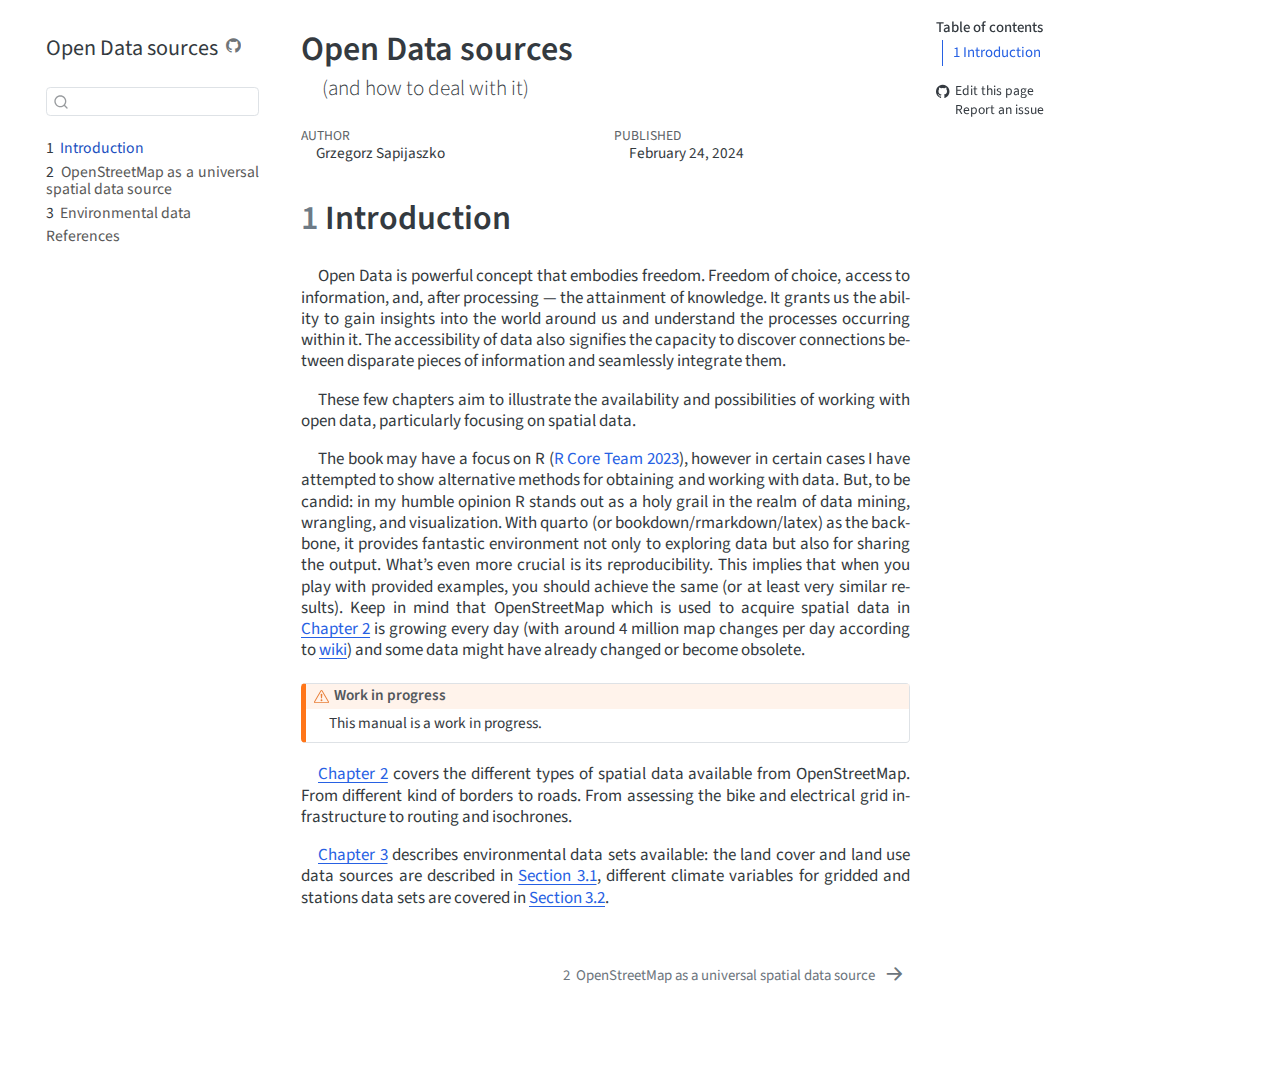
<file: docs/index.html>
<!DOCTYPE html>
<html xmlns="http://www.w3.org/1999/xhtml" lang="en" xml:lang="en"><head>

<meta charset="utf-8">
<meta name="generator" content="quarto-1.6.32">

<meta name="viewport" content="width=device-width, initial-scale=1.0, user-scalable=yes">

<meta name="author" content="Grzegorz Sapijaszko">
<meta name="dcterms.date" content="2024-02-24">

<title>Open Data sources</title>
<style>
code{white-space: pre-wrap;}
span.smallcaps{font-variant: small-caps;}
div.columns{display: flex; gap: min(4vw, 1.5em);}
div.column{flex: auto; overflow-x: auto;}
div.hanging-indent{margin-left: 1.5em; text-indent: -1.5em;}
ul.task-list{list-style: none;}
ul.task-list li input[type="checkbox"] {
  width: 0.8em;
  margin: 0 0.8em 0.2em -1em; /* quarto-specific, see https://github.com/quarto-dev/quarto-cli/issues/4556 */ 
  vertical-align: middle;
}
/* CSS for citations */
div.csl-bib-body { }
div.csl-entry {
  clear: both;
  margin-bottom: 0em;
}
.hanging-indent div.csl-entry {
  margin-left:2em;
  text-indent:-2em;
}
div.csl-left-margin {
  min-width:2em;
  float:left;
}
div.csl-right-inline {
  margin-left:2em;
  padding-left:1em;
}
div.csl-indent {
  margin-left: 2em;
}</style>


<script src="site_libs/quarto-nav/quarto-nav.js"></script>
<script src="site_libs/quarto-nav/headroom.min.js"></script>
<script src="site_libs/clipboard/clipboard.min.js"></script>
<script src="site_libs/quarto-search/autocomplete.umd.js"></script>
<script src="site_libs/quarto-search/fuse.min.js"></script>
<script src="site_libs/quarto-search/quarto-search.js"></script>
<meta name="quarto:offset" content="./">
<link href="./osm.html" rel="next">
<script src="site_libs/quarto-html/quarto.js"></script>
<script src="site_libs/quarto-html/popper.min.js"></script>
<script src="site_libs/quarto-html/tippy.umd.min.js"></script>
<script src="site_libs/quarto-html/anchor.min.js"></script>
<link href="site_libs/quarto-html/tippy.css" rel="stylesheet">
<link href="site_libs/quarto-html/quarto-syntax-highlighting-2486e1f0a3ee9ee1fc393803a1361cdb.css" rel="stylesheet" id="quarto-text-highlighting-styles">
<script src="site_libs/bootstrap/bootstrap.min.js"></script>
<link href="site_libs/bootstrap/bootstrap-icons.css" rel="stylesheet">
<link href="site_libs/bootstrap/bootstrap-ce698f4e766efdae66301126e4b723a1.min.css" rel="stylesheet" append-hash="true" id="quarto-bootstrap" data-mode="light">
<script id="quarto-search-options" type="application/json">{
  "location": "sidebar",
  "copy-button": false,
  "collapse-after": 3,
  "panel-placement": "start",
  "type": "textbox",
  "limit": 50,
  "keyboard-shortcut": [
    "f",
    "/",
    "s"
  ],
  "show-item-context": false,
  "language": {
    "search-no-results-text": "No results",
    "search-matching-documents-text": "matching documents",
    "search-copy-link-title": "Copy link to search",
    "search-hide-matches-text": "Hide additional matches",
    "search-more-match-text": "more match in this document",
    "search-more-matches-text": "more matches in this document",
    "search-clear-button-title": "Clear",
    "search-text-placeholder": "",
    "search-detached-cancel-button-title": "Cancel",
    "search-submit-button-title": "Submit",
    "search-label": "Search"
  }
}</script>
<script async="" src="https://hypothes.is/embed.js"></script>
<script>
  window.document.addEventListener("DOMContentLoaded", function (_event) {
    document.body.classList.add('hypothesis-enabled');
  });
</script>


<link rel="stylesheet" href="styles.css">
</head>

<body class="nav-sidebar floating">

<div id="quarto-search-results"></div>
  <header id="quarto-header" class="headroom fixed-top">
  <nav class="quarto-secondary-nav">
    <div class="container-fluid d-flex">
      <button type="button" class="quarto-btn-toggle btn" data-bs-toggle="collapse" role="button" data-bs-target=".quarto-sidebar-collapse-item" aria-controls="quarto-sidebar" aria-expanded="false" aria-label="Toggle sidebar navigation" onclick="if (window.quartoToggleHeadroom) { window.quartoToggleHeadroom(); }">
        <i class="bi bi-layout-text-sidebar-reverse"></i>
      </button>
        <nav class="quarto-page-breadcrumbs" aria-label="breadcrumb"><ol class="breadcrumb"><li class="breadcrumb-item"><a href="./index.html"><span class="chapter-number">1</span>&nbsp; <span class="chapter-title">Introduction</span></a></li></ol></nav>
        <a class="flex-grow-1" role="navigation" data-bs-toggle="collapse" data-bs-target=".quarto-sidebar-collapse-item" aria-controls="quarto-sidebar" aria-expanded="false" aria-label="Toggle sidebar navigation" onclick="if (window.quartoToggleHeadroom) { window.quartoToggleHeadroom(); }">      
        </a>
      <button type="button" class="btn quarto-search-button" aria-label="Search" onclick="window.quartoOpenSearch();">
        <i class="bi bi-search"></i>
      </button>
    </div>
  </nav>
</header>
<!-- content -->
<div id="quarto-content" class="quarto-container page-columns page-rows-contents page-layout-article">
<!-- sidebar -->
  <nav id="quarto-sidebar" class="sidebar collapse collapse-horizontal quarto-sidebar-collapse-item sidebar-navigation floating overflow-auto">
    <div class="pt-lg-2 mt-2 text-left sidebar-header">
    <div class="sidebar-title mb-0 py-0">
      <a href="./">Open Data sources</a> 
        <div class="sidebar-tools-main">
    <a href="https://github.com/gsapijaszko/open_data" title="Source Code" class="quarto-navigation-tool px-1" aria-label="Source Code"><i class="bi bi-github"></i></a>
</div>
    </div>
      </div>
        <div class="mt-2 flex-shrink-0 align-items-center">
        <div class="sidebar-search">
        <div id="quarto-search" class="" title="Search"></div>
        </div>
        </div>
    <div class="sidebar-menu-container"> 
    <ul class="list-unstyled mt-1">
        <li class="sidebar-item">
  <div class="sidebar-item-container"> 
  <a href="./index.html" class="sidebar-item-text sidebar-link active">
 <span class="menu-text"><span class="chapter-number">1</span>&nbsp; <span class="chapter-title">Introduction</span></span></a>
  </div>
</li>
        <li class="sidebar-item">
  <div class="sidebar-item-container"> 
  <a href="./osm.html" class="sidebar-item-text sidebar-link">
 <span class="menu-text"><span class="chapter-number">2</span>&nbsp; <span class="chapter-title">OpenStreetMap as a universal spatial data source</span></span></a>
  </div>
</li>
        <li class="sidebar-item">
  <div class="sidebar-item-container"> 
  <a href="./environments.html" class="sidebar-item-text sidebar-link">
 <span class="menu-text"><span class="chapter-number">3</span>&nbsp; <span class="chapter-title">Environmental data</span></span></a>
  </div>
</li>
        <li class="sidebar-item">
  <div class="sidebar-item-container"> 
  <a href="./references.html" class="sidebar-item-text sidebar-link">
 <span class="menu-text">References</span></a>
  </div>
</li>
    </ul>
    </div>
</nav>
<div id="quarto-sidebar-glass" class="quarto-sidebar-collapse-item" data-bs-toggle="collapse" data-bs-target=".quarto-sidebar-collapse-item"></div>
<!-- margin-sidebar -->
    <div id="quarto-margin-sidebar" class="sidebar margin-sidebar">
        <nav id="TOC" role="doc-toc" class="toc-active">
    <h2 id="toc-title">Table of contents</h2>
   
  <ul>
  <li><a href="#sec-introduction" id="toc-sec-introduction" class="nav-link active" data-scroll-target="#sec-introduction"><span class="header-section-number">1</span> Introduction</a></li>
  </ul>
<div class="toc-actions"><ul><li><a href="https://github.com/gsapijaszko/open_data/edit/main/index.qmd" class="toc-action"><i class="bi bi-github"></i>Edit this page</a></li><li><a href="https://github.com/gsapijaszko/open_data/issues/new" class="toc-action"><i class="bi empty"></i>Report an issue</a></li></ul></div></nav>
    </div>
<!-- main -->
<main class="content" id="quarto-document-content">

<header id="title-block-header" class="quarto-title-block default">
<div class="quarto-title">
<h1 class="title">Open Data sources</h1>
<p class="subtitle lead">(and how to deal with it)</p>
</div>



<div class="quarto-title-meta">

    <div>
    <div class="quarto-title-meta-heading">Author</div>
    <div class="quarto-title-meta-contents">
             <p>Grzegorz Sapijaszko </p>
          </div>
  </div>
    
    <div>
    <div class="quarto-title-meta-heading">Published</div>
    <div class="quarto-title-meta-contents">
      <p class="date">February 24, 2024</p>
    </div>
  </div>
  
    
  </div>
  


</header>


<section id="sec-introduction" class="level1" data-number="1">
<h1 data-number="1"><span class="header-section-number">1</span> Introduction</h1>
<p>Open Data is powerful concept that embodies freedom. Freedom of choice, access to information, and, after processing — the attainment of knowledge. It grants us the ability to gain insights into the world around us and understand the processes occurring within it. The accessibility of data also signifies the capacity to discover connections between disparate pieces of information and seamlessly integrate them.</p>
<p>These few chapters aim to illustrate the availability and possibilities of working with open data, particularly focusing on spatial data.</p>
<p>The book may have a focus on R <span class="citation" data-cites="base">(<a href="references.html#ref-base" role="doc-biblioref">R Core Team 2023</a>)</span>, however in certain cases I have attempted to show alternative methods for obtaining and working with data. But, to be candid: in my humble opinion R stands out as a holy grail in the realm of data mining, wrangling, and visualization. With quarto (or bookdown/rmarkdown/latex) as the backbone, it provides fantastic environment not only to exploring data but also for sharing the output. What’s even more crucial is its reproducibility. This implies that when you play with provided examples, you should achieve the same (or at least very similar results). Keep in mind that OpenStreetMap which is used to acquire spatial data in <a href="osm.html" class="quarto-xref"><span>Chapter 2</span></a> is growing every day (with around 4 million map changes per day according to <a href="https://wiki.openstreetmap.org/wiki/Stats">wiki</a>) and some data might have already changed or become obsolete.</p>
<div class="callout callout-style-default callout-warning callout-titled">
<div class="callout-header d-flex align-content-center">
<div class="callout-icon-container">
<i class="callout-icon"></i>
</div>
<div class="callout-title-container flex-fill">
Work in progress
</div>
</div>
<div class="callout-body-container callout-body">
<p>This manual is a work in progress.</p>
</div>
</div>
<p><a href="osm.html" class="quarto-xref"><span>Chapter 2</span></a> covers the different types of spatial data available from OpenStreetMap. From different kind of borders to roads. From assessing the bike and electrical grid infrastructure to routing and isochrones.</p>
<p><a href="environments.html" class="quarto-xref"><span>Chapter 3</span></a> describes environmental data sets available: the land cover and land use data sources are described in <a href="environments.html#sec-land_cover" class="quarto-xref"><span>Section 3.1</span></a>, different climate variables for gridded and stations data sets are covered in <a href="environments.html#sec-climate" class="quarto-xref"><span>Section 3.2</span></a>.</p>


<div id="refs" class="references csl-bib-body hanging-indent" data-entry-spacing="0" role="list" style="display: none">
<div id="ref-base" class="csl-entry" role="listitem">
R Core Team. 2023. <em>R: A Language and Environment for Statistical Computing</em>. Vienna, Austria: R Foundation for Statistical Computing. <a href="https://www.R-project.org/">https://www.R-project.org/</a>.
</div>
</div>
</section>

</main> <!-- /main -->
<script id="quarto-html-after-body" type="application/javascript">
window.document.addEventListener("DOMContentLoaded", function (event) {
  const toggleBodyColorMode = (bsSheetEl) => {
    const mode = bsSheetEl.getAttribute("data-mode");
    const bodyEl = window.document.querySelector("body");
    if (mode === "dark") {
      bodyEl.classList.add("quarto-dark");
      bodyEl.classList.remove("quarto-light");
    } else {
      bodyEl.classList.add("quarto-light");
      bodyEl.classList.remove("quarto-dark");
    }
  }
  const toggleBodyColorPrimary = () => {
    const bsSheetEl = window.document.querySelector("link#quarto-bootstrap");
    if (bsSheetEl) {
      toggleBodyColorMode(bsSheetEl);
    }
  }
  toggleBodyColorPrimary();  
  const icon = "";
  const anchorJS = new window.AnchorJS();
  anchorJS.options = {
    placement: 'right',
    icon: icon
  };
  anchorJS.add('.anchored');
  const isCodeAnnotation = (el) => {
    for (const clz of el.classList) {
      if (clz.startsWith('code-annotation-')) {                     
        return true;
      }
    }
    return false;
  }
  const onCopySuccess = function(e) {
    // button target
    const button = e.trigger;
    // don't keep focus
    button.blur();
    // flash "checked"
    button.classList.add('code-copy-button-checked');
    var currentTitle = button.getAttribute("title");
    button.setAttribute("title", "Copied!");
    let tooltip;
    if (window.bootstrap) {
      button.setAttribute("data-bs-toggle", "tooltip");
      button.setAttribute("data-bs-placement", "left");
      button.setAttribute("data-bs-title", "Copied!");
      tooltip = new bootstrap.Tooltip(button, 
        { trigger: "manual", 
          customClass: "code-copy-button-tooltip",
          offset: [0, -8]});
      tooltip.show();    
    }
    setTimeout(function() {
      if (tooltip) {
        tooltip.hide();
        button.removeAttribute("data-bs-title");
        button.removeAttribute("data-bs-toggle");
        button.removeAttribute("data-bs-placement");
      }
      button.setAttribute("title", currentTitle);
      button.classList.remove('code-copy-button-checked');
    }, 1000);
    // clear code selection
    e.clearSelection();
  }
  const getTextToCopy = function(trigger) {
      const codeEl = trigger.previousElementSibling.cloneNode(true);
      for (const childEl of codeEl.children) {
        if (isCodeAnnotation(childEl)) {
          childEl.remove();
        }
      }
      return codeEl.innerText;
  }
  const clipboard = new window.ClipboardJS('.code-copy-button:not([data-in-quarto-modal])', {
    text: getTextToCopy
  });
  clipboard.on('success', onCopySuccess);
  if (window.document.getElementById('quarto-embedded-source-code-modal')) {
    // For code content inside modals, clipBoardJS needs to be initialized with a container option
    // TODO: Check when it could be a function (https://github.com/zenorocha/clipboard.js/issues/860)
    const clipboardModal = new window.ClipboardJS('.code-copy-button[data-in-quarto-modal]', {
      text: getTextToCopy,
      container: window.document.getElementById('quarto-embedded-source-code-modal')
    });
    clipboardModal.on('success', onCopySuccess);
  }
    var localhostRegex = new RegExp(/^(?:http|https):\/\/localhost\:?[0-9]*\//);
    var mailtoRegex = new RegExp(/^mailto:/);
      var filterRegex = new RegExp("https:\/\/gsapijaszko\.github\.io\/open_data\/");
    var isInternal = (href) => {
        return filterRegex.test(href) || localhostRegex.test(href) || mailtoRegex.test(href);
    }
    // Inspect non-navigation links and adorn them if external
 	var links = window.document.querySelectorAll('a[href]:not(.nav-link):not(.navbar-brand):not(.toc-action):not(.sidebar-link):not(.sidebar-item-toggle):not(.pagination-link):not(.no-external):not([aria-hidden]):not(.dropdown-item):not(.quarto-navigation-tool):not(.about-link)');
    for (var i=0; i<links.length; i++) {
      const link = links[i];
      if (!isInternal(link.href)) {
        // undo the damage that might have been done by quarto-nav.js in the case of
        // links that we want to consider external
        if (link.dataset.originalHref !== undefined) {
          link.href = link.dataset.originalHref;
        }
          // target, if specified
          link.setAttribute("target", "_blank");
          if (link.getAttribute("rel") === null) {
            link.setAttribute("rel", "noopener");
          }
      }
    }
  function tippyHover(el, contentFn, onTriggerFn, onUntriggerFn) {
    const config = {
      allowHTML: true,
      maxWidth: 500,
      delay: 100,
      arrow: false,
      appendTo: function(el) {
          return el.parentElement;
      },
      interactive: true,
      interactiveBorder: 10,
      theme: 'quarto',
      placement: 'bottom-start',
    };
    if (contentFn) {
      config.content = contentFn;
    }
    if (onTriggerFn) {
      config.onTrigger = onTriggerFn;
    }
    if (onUntriggerFn) {
      config.onUntrigger = onUntriggerFn;
    }
    window.tippy(el, config); 
  }
  const noterefs = window.document.querySelectorAll('a[role="doc-noteref"]');
  for (var i=0; i<noterefs.length; i++) {
    const ref = noterefs[i];
    tippyHover(ref, function() {
      // use id or data attribute instead here
      let href = ref.getAttribute('data-footnote-href') || ref.getAttribute('href');
      try { href = new URL(href).hash; } catch {}
      const id = href.replace(/^#\/?/, "");
      const note = window.document.getElementById(id);
      if (note) {
        return note.innerHTML;
      } else {
        return "";
      }
    });
  }
  const xrefs = window.document.querySelectorAll('a.quarto-xref');
  const processXRef = (id, note) => {
    // Strip column container classes
    const stripColumnClz = (el) => {
      el.classList.remove("page-full", "page-columns");
      if (el.children) {
        for (const child of el.children) {
          stripColumnClz(child);
        }
      }
    }
    stripColumnClz(note)
    if (id === null || id.startsWith('sec-')) {
      // Special case sections, only their first couple elements
      const container = document.createElement("div");
      if (note.children && note.children.length > 2) {
        container.appendChild(note.children[0].cloneNode(true));
        for (let i = 1; i < note.children.length; i++) {
          const child = note.children[i];
          if (child.tagName === "P" && child.innerText === "") {
            continue;
          } else {
            container.appendChild(child.cloneNode(true));
            break;
          }
        }
        if (window.Quarto?.typesetMath) {
          window.Quarto.typesetMath(container);
        }
        return container.innerHTML
      } else {
        if (window.Quarto?.typesetMath) {
          window.Quarto.typesetMath(note);
        }
        return note.innerHTML;
      }
    } else {
      // Remove any anchor links if they are present
      const anchorLink = note.querySelector('a.anchorjs-link');
      if (anchorLink) {
        anchorLink.remove();
      }
      if (window.Quarto?.typesetMath) {
        window.Quarto.typesetMath(note);
      }
      // TODO in 1.5, we should make sure this works without a callout special case
      if (note.classList.contains("callout")) {
        return note.outerHTML;
      } else {
        return note.innerHTML;
      }
    }
  }
  for (var i=0; i<xrefs.length; i++) {
    const xref = xrefs[i];
    tippyHover(xref, undefined, function(instance) {
      instance.disable();
      let url = xref.getAttribute('href');
      let hash = undefined; 
      if (url.startsWith('#')) {
        hash = url;
      } else {
        try { hash = new URL(url).hash; } catch {}
      }
      if (hash) {
        const id = hash.replace(/^#\/?/, "");
        const note = window.document.getElementById(id);
        if (note !== null) {
          try {
            const html = processXRef(id, note.cloneNode(true));
            instance.setContent(html);
          } finally {
            instance.enable();
            instance.show();
          }
        } else {
          // See if we can fetch this
          fetch(url.split('#')[0])
          .then(res => res.text())
          .then(html => {
            const parser = new DOMParser();
            const htmlDoc = parser.parseFromString(html, "text/html");
            const note = htmlDoc.getElementById(id);
            if (note !== null) {
              const html = processXRef(id, note);
              instance.setContent(html);
            } 
          }).finally(() => {
            instance.enable();
            instance.show();
          });
        }
      } else {
        // See if we can fetch a full url (with no hash to target)
        // This is a special case and we should probably do some content thinning / targeting
        fetch(url)
        .then(res => res.text())
        .then(html => {
          const parser = new DOMParser();
          const htmlDoc = parser.parseFromString(html, "text/html");
          const note = htmlDoc.querySelector('main.content');
          if (note !== null) {
            // This should only happen for chapter cross references
            // (since there is no id in the URL)
            // remove the first header
            if (note.children.length > 0 && note.children[0].tagName === "HEADER") {
              note.children[0].remove();
            }
            const html = processXRef(null, note);
            instance.setContent(html);
          } 
        }).finally(() => {
          instance.enable();
          instance.show();
        });
      }
    }, function(instance) {
    });
  }
      let selectedAnnoteEl;
      const selectorForAnnotation = ( cell, annotation) => {
        let cellAttr = 'data-code-cell="' + cell + '"';
        let lineAttr = 'data-code-annotation="' +  annotation + '"';
        const selector = 'span[' + cellAttr + '][' + lineAttr + ']';
        return selector;
      }
      const selectCodeLines = (annoteEl) => {
        const doc = window.document;
        const targetCell = annoteEl.getAttribute("data-target-cell");
        const targetAnnotation = annoteEl.getAttribute("data-target-annotation");
        const annoteSpan = window.document.querySelector(selectorForAnnotation(targetCell, targetAnnotation));
        const lines = annoteSpan.getAttribute("data-code-lines").split(",");
        const lineIds = lines.map((line) => {
          return targetCell + "-" + line;
        })
        let top = null;
        let height = null;
        let parent = null;
        if (lineIds.length > 0) {
            //compute the position of the single el (top and bottom and make a div)
            const el = window.document.getElementById(lineIds[0]);
            top = el.offsetTop;
            height = el.offsetHeight;
            parent = el.parentElement.parentElement;
          if (lineIds.length > 1) {
            const lastEl = window.document.getElementById(lineIds[lineIds.length - 1]);
            const bottom = lastEl.offsetTop + lastEl.offsetHeight;
            height = bottom - top;
          }
          if (top !== null && height !== null && parent !== null) {
            // cook up a div (if necessary) and position it 
            let div = window.document.getElementById("code-annotation-line-highlight");
            if (div === null) {
              div = window.document.createElement("div");
              div.setAttribute("id", "code-annotation-line-highlight");
              div.style.position = 'absolute';
              parent.appendChild(div);
            }
            div.style.top = top - 2 + "px";
            div.style.height = height + 4 + "px";
            div.style.left = 0;
            let gutterDiv = window.document.getElementById("code-annotation-line-highlight-gutter");
            if (gutterDiv === null) {
              gutterDiv = window.document.createElement("div");
              gutterDiv.setAttribute("id", "code-annotation-line-highlight-gutter");
              gutterDiv.style.position = 'absolute';
              const codeCell = window.document.getElementById(targetCell);
              const gutter = codeCell.querySelector('.code-annotation-gutter');
              gutter.appendChild(gutterDiv);
            }
            gutterDiv.style.top = top - 2 + "px";
            gutterDiv.style.height = height + 4 + "px";
          }
          selectedAnnoteEl = annoteEl;
        }
      };
      const unselectCodeLines = () => {
        const elementsIds = ["code-annotation-line-highlight", "code-annotation-line-highlight-gutter"];
        elementsIds.forEach((elId) => {
          const div = window.document.getElementById(elId);
          if (div) {
            div.remove();
          }
        });
        selectedAnnoteEl = undefined;
      };
        // Handle positioning of the toggle
    window.addEventListener(
      "resize",
      throttle(() => {
        elRect = undefined;
        if (selectedAnnoteEl) {
          selectCodeLines(selectedAnnoteEl);
        }
      }, 10)
    );
    function throttle(fn, ms) {
    let throttle = false;
    let timer;
      return (...args) => {
        if(!throttle) { // first call gets through
            fn.apply(this, args);
            throttle = true;
        } else { // all the others get throttled
            if(timer) clearTimeout(timer); // cancel #2
            timer = setTimeout(() => {
              fn.apply(this, args);
              timer = throttle = false;
            }, ms);
        }
      };
    }
      // Attach click handler to the DT
      const annoteDls = window.document.querySelectorAll('dt[data-target-cell]');
      for (const annoteDlNode of annoteDls) {
        annoteDlNode.addEventListener('click', (event) => {
          const clickedEl = event.target;
          if (clickedEl !== selectedAnnoteEl) {
            unselectCodeLines();
            const activeEl = window.document.querySelector('dt[data-target-cell].code-annotation-active');
            if (activeEl) {
              activeEl.classList.remove('code-annotation-active');
            }
            selectCodeLines(clickedEl);
            clickedEl.classList.add('code-annotation-active');
          } else {
            // Unselect the line
            unselectCodeLines();
            clickedEl.classList.remove('code-annotation-active');
          }
        });
      }
  const findCites = (el) => {
    const parentEl = el.parentElement;
    if (parentEl) {
      const cites = parentEl.dataset.cites;
      if (cites) {
        return {
          el,
          cites: cites.split(' ')
        };
      } else {
        return findCites(el.parentElement)
      }
    } else {
      return undefined;
    }
  };
  var bibliorefs = window.document.querySelectorAll('a[role="doc-biblioref"]');
  for (var i=0; i<bibliorefs.length; i++) {
    const ref = bibliorefs[i];
    const citeInfo = findCites(ref);
    if (citeInfo) {
      tippyHover(citeInfo.el, function() {
        var popup = window.document.createElement('div');
        citeInfo.cites.forEach(function(cite) {
          var citeDiv = window.document.createElement('div');
          citeDiv.classList.add('hanging-indent');
          citeDiv.classList.add('csl-entry');
          var biblioDiv = window.document.getElementById('ref-' + cite);
          if (biblioDiv) {
            citeDiv.innerHTML = biblioDiv.innerHTML;
          }
          popup.appendChild(citeDiv);
        });
        return popup.innerHTML;
      });
    }
  }
});
</script>
<script src="https://giscus.app/client.js" data-repo="gsapijaszko/open_data" data-repo-id="R_kgDOLHf5ig" data-category="General" data-category-id="DIC_kwDOLHf5is4CdTas" data-mapping="title" data-reactions-enabled="1" data-emit-metadata="0" data-input-position="top" data-theme="light" data-lang="en" crossorigin="anonymous" async="">
</script>
<input type="hidden" id="giscus-base-theme" value="light">
<input type="hidden" id="giscus-alt-theme" value="dark">
<nav class="page-navigation">
  <div class="nav-page nav-page-previous">
  </div>
  <div class="nav-page nav-page-next">
      <a href="./osm.html" class="pagination-link" aria-label="OpenStreetMap as a universal spatial data source">
        <span class="nav-page-text"><span class="chapter-number">2</span>&nbsp; <span class="chapter-title">OpenStreetMap as a universal spatial data source</span></span> <i class="bi bi-arrow-right-short"></i>
      </a>
  </div>
</nav>
</div> <!-- /content -->




<footer class="footer"><div class="nav-footer"><div class="nav-footer-center"><div class="toc-actions d-sm-block d-md-none"><ul><li><a href="https://github.com/gsapijaszko/open_data/edit/main/index.qmd" class="toc-action"><i class="bi bi-github"></i>Edit this page</a></li><li><a href="https://github.com/gsapijaszko/open_data/issues/new" class="toc-action"><i class="bi empty"></i>Report an issue</a></li></ul></div></div></div></footer></body></html>
</file>
<file: docs/site_libs/quarto-html/tippy.css>
.tippy-box[data-animation=fade][data-state=hidden]{opacity:0}[data-tippy-root]{max-width:calc(100vw - 10px)}.tippy-box{position:relative;background-color:#333;color:#fff;border-radius:4px;font-size:14px;line-height:1.4;white-space:normal;outline:0;transition-property:transform,visibility,opacity}.tippy-box[data-placement^=top]>.tippy-arrow{bottom:0}.tippy-box[data-placement^=top]>.tippy-arrow:before{bottom:-7px;left:0;border-width:8px 8px 0;border-top-color:initial;transform-origin:center top}.tippy-box[data-placement^=bottom]>.tippy-arrow{top:0}.tippy-box[data-placement^=bottom]>.tippy-arrow:before{top:-7px;left:0;border-width:0 8px 8px;border-bottom-color:initial;transform-origin:center bottom}.tippy-box[data-placement^=left]>.tippy-arrow{right:0}.tippy-box[data-placement^=left]>.tippy-arrow:before{border-width:8px 0 8px 8px;border-left-color:initial;right:-7px;transform-origin:center left}.tippy-box[data-placement^=right]>.tippy-arrow{left:0}.tippy-box[data-placement^=right]>.tippy-arrow:before{left:-7px;border-width:8px 8px 8px 0;border-right-color:initial;transform-origin:center right}.tippy-box[data-inertia][data-state=visible]{transition-timing-function:cubic-bezier(.54,1.5,.38,1.11)}.tippy-arrow{width:16px;height:16px;color:#333}.tippy-arrow:before{content:"";position:absolute;border-color:transparent;border-style:solid}.tippy-content{position:relative;padding:5px 9px;z-index:1}
</file>
<file: docs/site_libs/quarto-html/quarto-syntax-highlighting-2486e1f0a3ee9ee1fc393803a1361cdb.css>
/* quarto syntax highlight colors */
:root {
  --quarto-hl-ot-color: #003B4F;
  --quarto-hl-at-color: #657422;
  --quarto-hl-ss-color: #20794D;
  --quarto-hl-an-color: #5E5E5E;
  --quarto-hl-fu-color: #4758AB;
  --quarto-hl-st-color: #20794D;
  --quarto-hl-cf-color: #003B4F;
  --quarto-hl-op-color: #5E5E5E;
  --quarto-hl-er-color: #AD0000;
  --quarto-hl-bn-color: #AD0000;
  --quarto-hl-al-color: #AD0000;
  --quarto-hl-va-color: #111111;
  --quarto-hl-bu-color: inherit;
  --quarto-hl-ex-color: inherit;
  --quarto-hl-pp-color: #AD0000;
  --quarto-hl-in-color: #5E5E5E;
  --quarto-hl-vs-color: #20794D;
  --quarto-hl-wa-color: #5E5E5E;
  --quarto-hl-do-color: #5E5E5E;
  --quarto-hl-im-color: #00769E;
  --quarto-hl-ch-color: #20794D;
  --quarto-hl-dt-color: #AD0000;
  --quarto-hl-fl-color: #AD0000;
  --quarto-hl-co-color: #5E5E5E;
  --quarto-hl-cv-color: #5E5E5E;
  --quarto-hl-cn-color: #8f5902;
  --quarto-hl-sc-color: #5E5E5E;
  --quarto-hl-dv-color: #AD0000;
  --quarto-hl-kw-color: #003B4F;
}

/* other quarto variables */
:root {
  --quarto-font-monospace: SFMono-Regular, Menlo, Monaco, Consolas, "Liberation Mono", "Courier New", monospace;
}

pre > code.sourceCode > span {
  color: #003B4F;
}

code span {
  color: #003B4F;
}

code.sourceCode > span {
  color: #003B4F;
}

div.sourceCode,
div.sourceCode pre.sourceCode {
  color: #003B4F;
}

code span.ot {
  color: #003B4F;
  font-style: inherit;
}

code span.at {
  color: #657422;
  font-style: inherit;
}

code span.ss {
  color: #20794D;
  font-style: inherit;
}

code span.an {
  color: #5E5E5E;
  font-style: inherit;
}

code span.fu {
  color: #4758AB;
  font-style: inherit;
}

code span.st {
  color: #20794D;
  font-style: inherit;
}

code span.cf {
  color: #003B4F;
  font-weight: bold;
  font-style: inherit;
}

code span.op {
  color: #5E5E5E;
  font-style: inherit;
}

code span.er {
  color: #AD0000;
  font-style: inherit;
}

code span.bn {
  color: #AD0000;
  font-style: inherit;
}

code span.al {
  color: #AD0000;
  font-style: inherit;
}

code span.va {
  color: #111111;
  font-style: inherit;
}

code span.bu {
  font-style: inherit;
}

code span.ex {
  font-style: inherit;
}

code span.pp {
  color: #AD0000;
  font-style: inherit;
}

code span.in {
  color: #5E5E5E;
  font-style: inherit;
}

code span.vs {
  color: #20794D;
  font-style: inherit;
}

code span.wa {
  color: #5E5E5E;
  font-style: italic;
}

code span.do {
  color: #5E5E5E;
  font-style: italic;
}

code span.im {
  color: #00769E;
  font-style: inherit;
}

code span.ch {
  color: #20794D;
  font-style: inherit;
}

code span.dt {
  color: #AD0000;
  font-style: inherit;
}

code span.fl {
  color: #AD0000;
  font-style: inherit;
}

code span.co {
  color: #5E5E5E;
  font-style: inherit;
}

code span.cv {
  color: #5E5E5E;
  font-style: italic;
}

code span.cn {
  color: #8f5902;
  font-style: inherit;
}

code span.sc {
  color: #5E5E5E;
  font-style: inherit;
}

code span.dv {
  color: #AD0000;
  font-style: inherit;
}

code span.kw {
  color: #003B4F;
  font-weight: bold;
  font-style: inherit;
}

.prevent-inlining {
  content: "</";
}

/*# sourceMappingURL=b94514f873b6ebc3b38fab26346a7c13.css.map */
</file>
<file: docs/styles.css>
/* css styles */
:root {
  --bs-body-font-size: 1.0rem;
  --bs-body-text-align: justify;
  --bs-body-line-height: 1.25;
}

.listing-description {
  text-indent: 1em;
}
p {
  text-indent: 1em;
  hyphens: auto;
  margin-bottom: 1rem;
  orphans: 3;
  widows: 3;
}

.img-fluid {
  margin-left: -1em;
}

h2, .h2 {
  padding-bottom: 0.3rem;
}
h1, .h1, h2, .h2 {
  margin-bottom: 1.6rem;
}

.blockquote {
  margin-top: 0.5rem;
}
.blockquote p {
  text-indent: 0em;
}

figcaption {
  margin-bottom: 0.2rem;
  text-indent: 2em;
}

div.sourceCode {
  margin-top: 1.5rem;
  margin-bottom: 1.5rem;
  font-size: 11pt;
}

.quarto-figure {
  text-indent: 0em;
  width: 100%;
}

.cell-output-display {
  margin-bottom: 1.5rem;
}

pre, code {
  font-size: 11pt;
}
</file>
